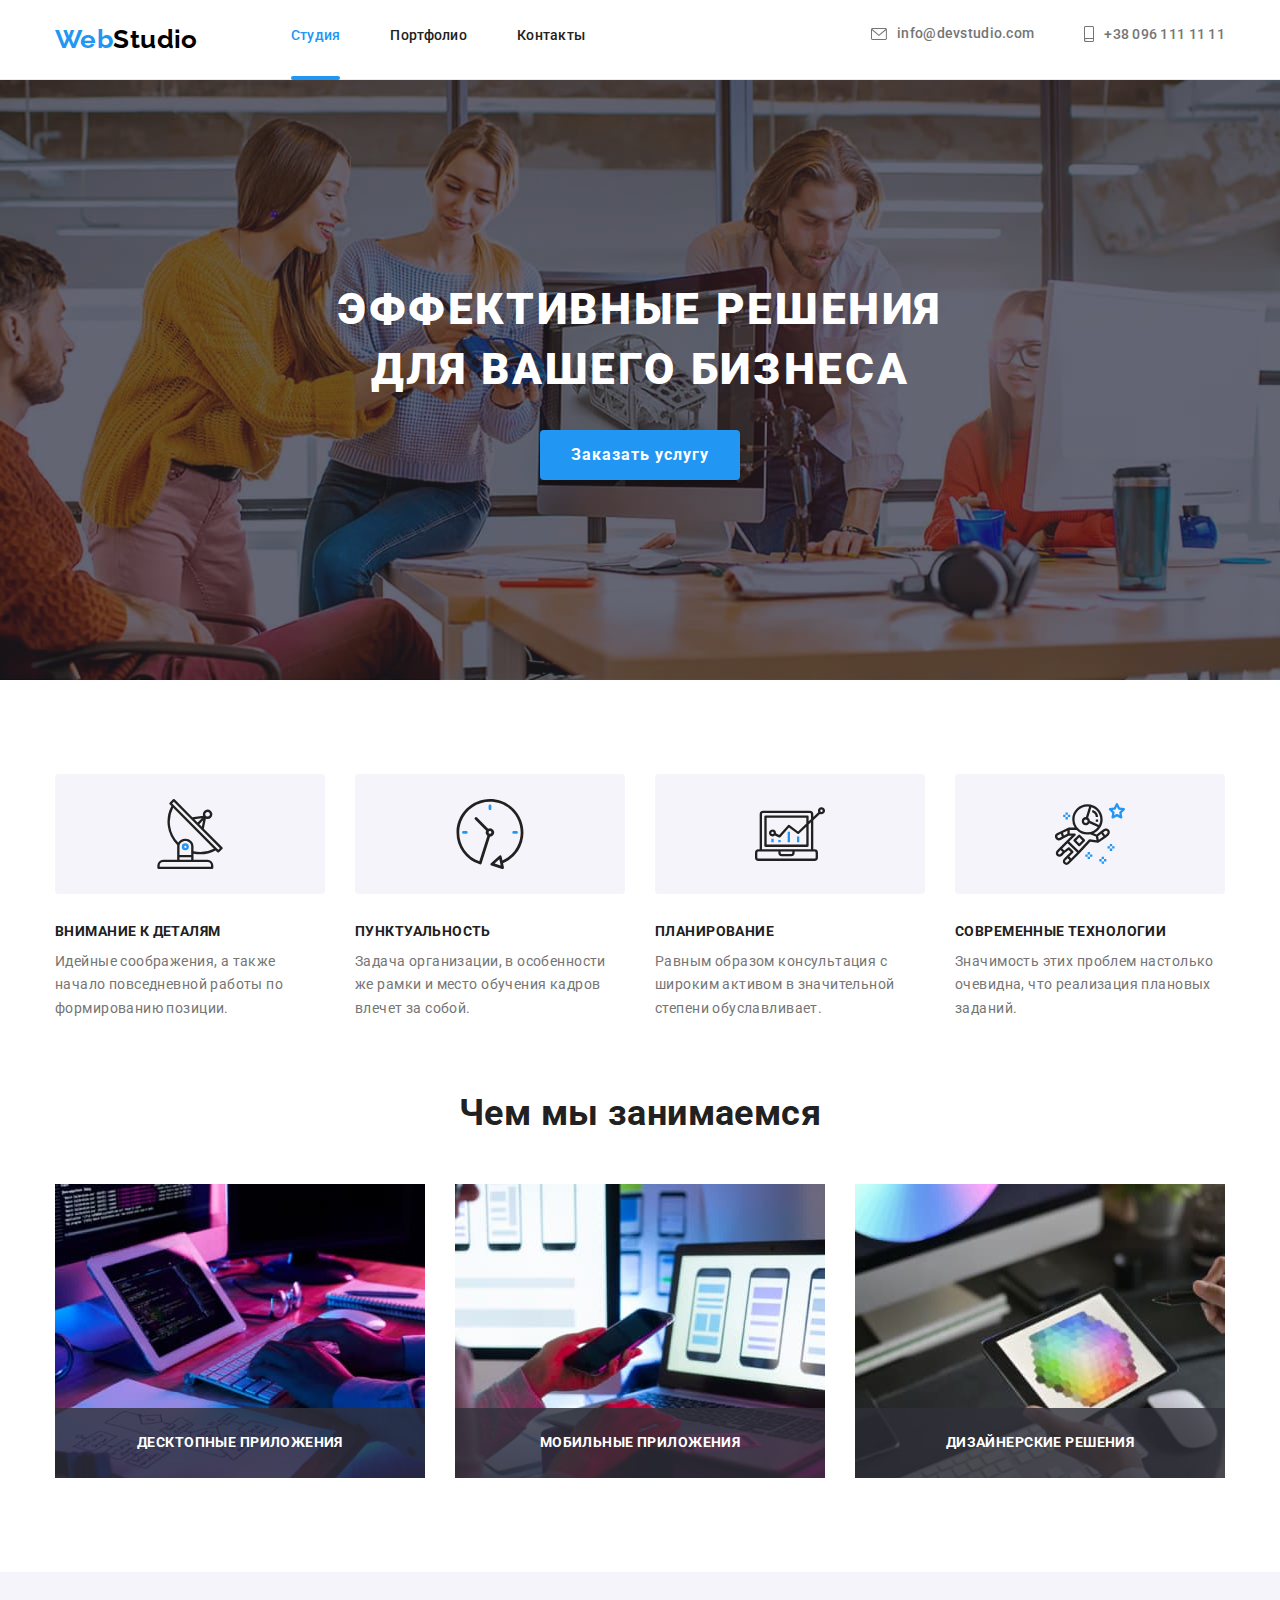
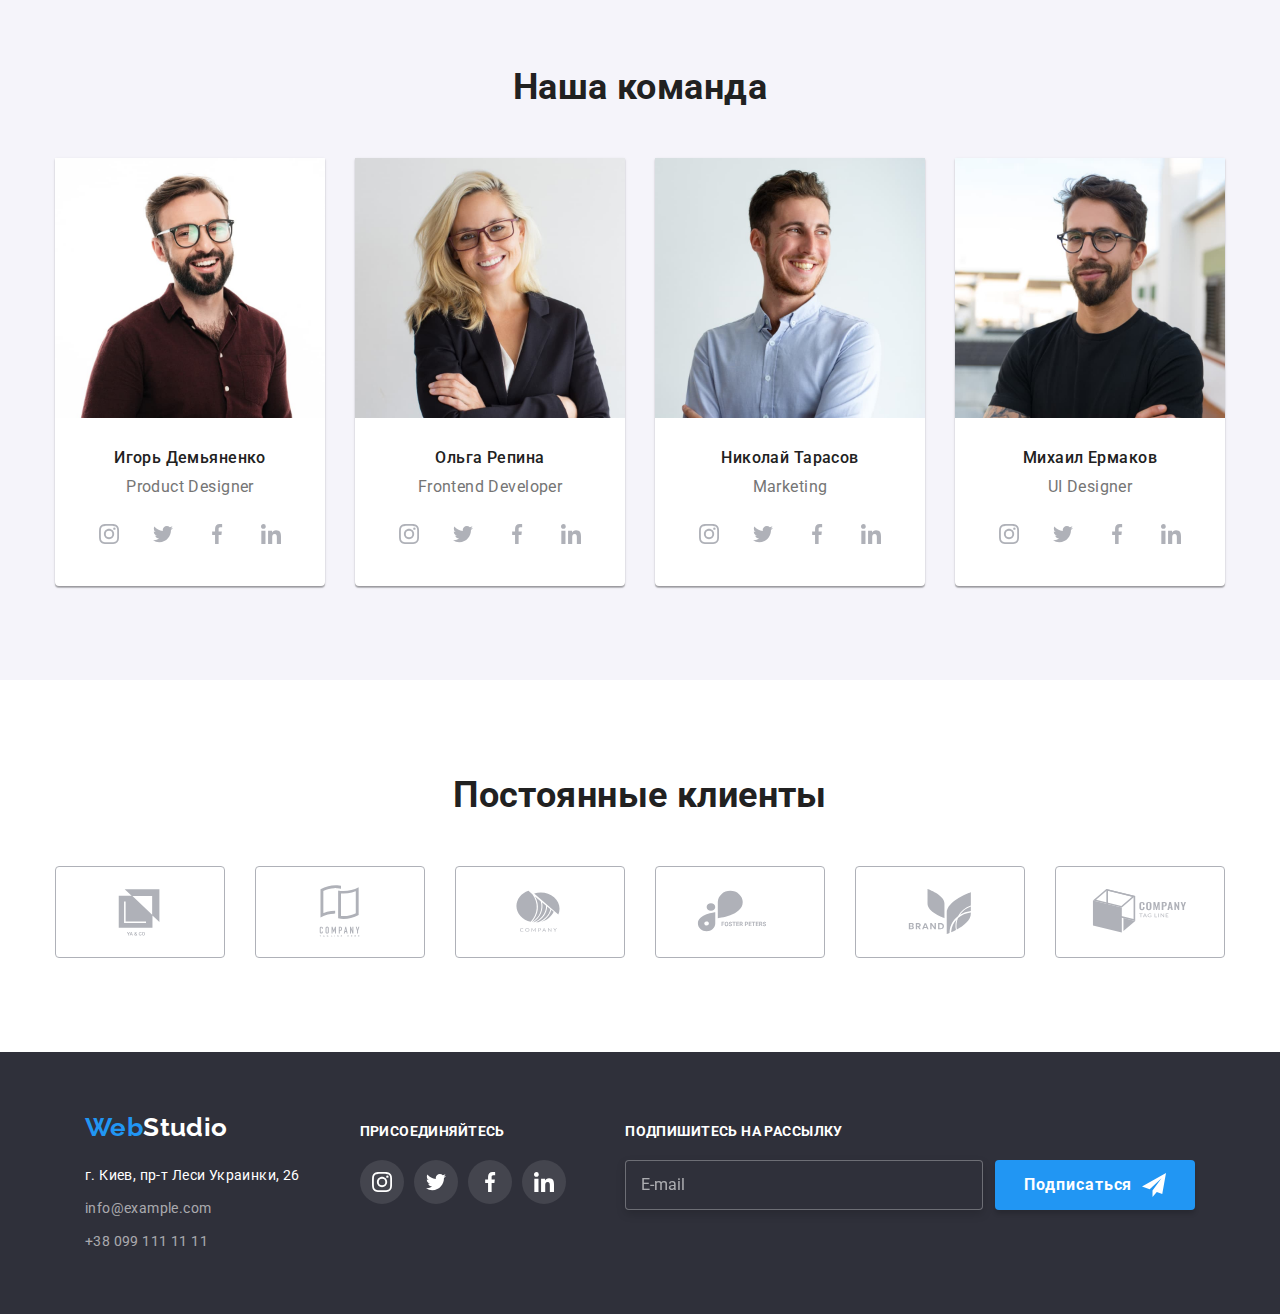
<file: index.html>
<!DOCTYPE html>
<html lang="ru">
  <head>
    <meta charset="UTF-8" />
    <meta http-equiv="X-UA-Compatible" content="IE=edge" />
    <meta name="viewport" content="width=device-width, initial-scale=1.0" />
    <title>Document</title>
    <link rel="preconnect" href="https://fonts.googleapis.com" />
    <link rel="preconnect" href="https://fonts.gstatic.com" crossorigin />
    <link
      href="https://fonts.googleapis.com/css2?family=Raleway:wght@700&family=Roboto:wght@400;500;700;900&display=swap"
      rel="stylesheet"
    />
    <link
      rel="stylesheet"
      href="https://cdn.jsdelivr.net/npm/modern-normalize@1.1.0/modern-normalize.min.css"
    />
    <link rel="stylesheet" href="./css/main.min.css" />
  </head>
  <body>
    <!-- HEADER -->
    <header class="header">
      <div class="header-container container">
        <nav class="top-nav">
          <a class="logo link logo-header" href="./index.html"
            >Web<span class="logo__studio">Studio</span></a
          >
          <ul class="menu list">
            <li class="menu__item">
              <a class="menu__link link menu__link_current" href="./index.html">Студия</a>
            </li>
            <li class="menu__item">
              <a class="menu__link link" href="./portfolio.html">Портфолио</a>
            </li>
            <li class="menu__item">
              <a class="menu__link link" href="">Контакты</a>
            </li>
          </ul>
        </nav>
        <button type="button" class="mobile-menu-open" data-menu-open>
          <svg class="mobile-menu-open__icon" width="24" height="16">
            <use href="./images/icons.svg#burger-icon"></use>
          </svg>
        </button>
        <ul class="contact-list list">
          <li class="contact-list__item">
            <a class="contact-list__link contact-mail" href="mailto:info@devstudio.com"
              ><svg class="contact-icon" width="16" height="12">
                <use href="./images/icons.svg#icon-envelope"></use></svg
              >info@devstudio.com</a
            >
          </li>
          <li class="contact-list__item">
            <a class="contact-list__link contact-phone" href="tel:+380961111111"
              ><svg class="contact-icon" width="10" height="16">
                <use href="./images/icons.svg#icon-smartphone"></use></svg
              >+38 096 111 11 11</a
            >
          </li>
        </ul>
      </div>
      <!-- ========================================MOBILE-MENU=============================== -->
      <div class="mobile-menu" data-menu>
        <div class="container mobile-menu__container">
          <button class="mobile-menu__close-btn" data-menu-close>
            <svg class="mobile-menu__close-icon" width="24" height="24">
              <use href="./images/icons.svg#icon-close-btn-black"></use>
            </svg>
          </button>
          <ul class="mobile-menu__list list">
            <li class="mobile-menu__item">
              <a class="mobile-menu__link link mobile-menu__link_current" href="./index.html"
                >Студия</a
              >
            </li>
            <li class="mobile-menu__item">
              <a class="mobile-menu__link link" href="./portfolio.html">Портфолио</a>
            </li>
            <li class="mobile-menu__item">
              <a class="mobile-menu__link link" href="">Контакты</a>
            </li>
          </ul>
          <ul class="mobile-menu__contact-list list">
            <li class="mobile-menu__contact-list__item">
              <a
                class="mobile-menu__contact-link mobile-menu__contact-phone"
                href="tel:+380961111111"
                >+38 096 111 11 11</a
              >
            </li>
            <li class="mobile-menu__contact-list__item">
              <a
                class="mobile-menu__contact-link mobile-menu__contact-mail"
                href="mailto:info@devstudio.com"
                >info@devstudio.com</a
              >
            </li>
          </ul>
          <ul class="mobile-menu__social-list list">
            <li class="mobile-menu__contact-item">
              <a href="" class="mobile-menu__social-link link">Instagram</a>
            </li>
            <li class="mobile-menu__contact-item">
              <a href="" class="mobile-menu__social-link link">Twitter</a>
            </li>
            <li class="mobile-menu__contact-item">
              <a href="" class="mobile-menu__social-link link">Facebook</a>
            </li>
            <li class="mobile-menu__contact-item">
              <a href="" class="mobile-menu__social-link link">LinkedIn</a>
            </li>
          </ul>
        </div>
      </div>
    </header>
    <main>
      <!--========================================== HERO====================================== -->
      <section class="hero section">
        <div class="container">
          <h1 class="hero-name">Эффективные решения для вашего бизнеса</h1>
          <button class="modal-btn" type="button" data-modal-open>Заказать услугу</button>
        </div>
      </section>
      <!--========================================BENEFITS===================================== -->
      <section class="benefits-section section">
        <div class="container benefits-section__container">
          <h2 class="hidden-name">Почему нас выбирают</h2>
          <ul class="benefits list">
            <li class="benefits__item">
              <div class="benefits__icon-container">
                <svg class="benefits__icon" width="70" height="70">
                  <use href="./images/icons.svg#icon-antenna"></use>
                </svg>
              </div>
              <h3 class="benefits__name">Внимание к деталям</h3>
              <p>
                Идейные соображения, а также начало повседневной работы по формированию позиции.
              </p>
            </li>
            <li class="benefits__item">
              <div class="benefits__icon-container">
                <svg class="benefits__icon" width="70" height="70">
                  <use href="./images/icons.svg#icon-clock"></use>
                </svg>
              </div>
              <h3 class="benefits__name">Пунктуальность</h3>
              <p>
                Задача организации, в особенности же рамки и место обучения кадров влечет за собой.
              </p>
            </li>
            <li class="benefits__item">
              <div class="benefits__icon-container">
                <svg class="benefits__icon" width="70" height="70">
                  <use href="./images/icons.svg#icon-diagram"></use>
                </svg>
              </div>
              <h3 class="benefits__name">Планирование</h3>
              <p>
                Равным образом консультация с широким активом в значительной степени обуславливает.
              </p>
            </li>
            <li class="benefits__item">
              <div class="benefits__icon-container">
                <svg class="benefits__icon" width="70" height="70">
                  <use href="./images/icons.svg#icon-astronaut"></use>
                </svg>
              </div>
              <h3 class="benefits__name">Современные технологии</h3>
              <p>Значимость этих проблем настолько очевидна, что реализация плановых заданий.</p>
            </li>
          </ul>
        </div>
      </section>
      <!-- ==============================================TO-DO-LIST================================ -->
      <section class="to-do-section section">
        <div class="container">
          <h2 class="section-name">Чем мы занимаемся</h2>
          <ul class="to-do-gallery list">
            <li>
              <div class="to-do-gallery__thumb">
                <picture>
                  <source srcset="./images/tasks/box-1.jpg 1x, ./images/tasks/box-1-2x.jpg 2x" />
                  <img
                    src="./images/tasks/box-1.jpg"
                    alt="набор кода на клавиатуре"
                    width="370"
                    height="294"
                  />
                </picture>

                <div>
                  <p class="to-do-gallery__name">Десктопные приложения</p>
                </div>
              </div>
            </li>
            <li>
              <div class="to-do-gallery__thumb">
                <picture>
                  <source srcset="./images/tasks/box-2.jpg 1x, ./images/tasks/box-2-2x.jpg 2x" />
                  <img
                    src="./images/tasks/box-2.jpg"
                    alt="адаптация сайта для смартфонов"
                    width="370"
                    height="294"
                  />
                </picture>

                <div>
                  <p class="to-do-gallery__name">Мобильные приложения</p>
                </div>
              </div>
            </li>
            <li>
              <div class="to-do-gallery__thumb">
                <picture>
                  <source srcset="./images/tasks/box-3.jpg 1x, ./images/tasks/box-3-2x.jpg 2x" />
                  <img
                    src="./images/tasks/box-3.jpg"
                    alt="палитра на планшете"
                    width="370"
                    height="294"
                  />
                </picture>

                <div>
                  <p class="to-do-gallery__name">Дизайнерские решения</p>
                </div>
              </div>
            </li>
          </ul>
        </div>
      </section>
      <!-- =================================================TEAM============================= -->
      <section class="team section">
        <div class="container">
          <h2 class="section-name">Наша команда</h2>
          <ul class="team-list list">
            <li class="team-card">
              <picture>
                <source
                  srcset="
                    ./images/team/igor-demyanenko.jpg    1x,
                    ./images/team/igor-demyanenko-2x.jpg 2x
                  "
                  media="(min-width: 1200px)"
                />
                <source
                  srcset="
                    ./images/team/tablet/igor-demyanenko-tab.jpg    1x,
                    ./images/team/tablet/igor-demyanenko-tab-2x.jpg 2x
                  "
                  media="(min-width: 768px)"
                />
                <source
                  srcset="
                    ./images/team/mobile/igor-demyanenko-mobile.jpg    1x,
                    ./images/team/mobile/igor-demyanenko-mobile-2x.jpg 2x
                  "
                  media="(min-width: 320px)"
                />
                <img src="./images/team/igor-demyanenko.jpg" alt="Игорь Демьяненко" />
              </picture>
              <div class="team-card__info">
                <h3 class="team-card__name">Игорь Демьяненко</h3>
                <p class="team-card__job-titel" lang="en">Product Designer</p>
                <ul class="social-list list">
                  <li>
                    <a href="" class="social-list__link">
                      <svg class="social-list__icon" width="20" height="20">
                        <use href="./images/icons.svg#icon-instagram"></use>
                      </svg>
                    </a>
                  </li>
                  <li>
                    <a href="" class="social-list__link">
                      <svg class="social-list__icon" width="20" height="20">
                        <use href="./images/icons.svg#icon-twitter"></use>
                      </svg>
                    </a>
                  </li>
                  <li>
                    <a href="" class="social-list__link">
                      <svg class="social-list__icon" width="20" height="20">
                        <use href="./images/icons.svg#icon-facebook"></use>
                      </svg>
                    </a>
                  </li>
                  <li>
                    <a href="" class="social-list__link">
                      <svg class="social-list__icon" width="20" height="20">
                        <use href="./images/icons.svg#icon-linkedin"></use>
                      </svg>
                    </a>
                  </li>
                </ul>
              </div>
            </li>
            <li class="team-card">
              <picture>
                <source
                  srcset="./images/team/olga-repina.jpg 1x, ./images/team/olga-repina-2x.jpg 2x"
                  media="(min-width: 1200px)"
                />
                <source
                  srcset="
                    ./images/team/tablet/olga-repina-tab.jpg    1x,
                    ./images/team/tablet/olga-repina-tab-2x.jpg 2x
                  "
                  media="(min-width: 768px)"
                />
                <source
                  srcset="
                    ./images/team/mobile/olga-repina-mobile.jpg    1x,
                    ./images/team/mobile/olga-repina-mobile-2x.jpg 2x
                  "
                  media="(min-width: 320px)"
                />
                <img src="./images/team/olga-repina.jpg" alt="Ольга Репина" />
              </picture>
              <div class="team-card__info">
                <h3 class="team-card__name">Ольга Репина</h3>
                <p class="team-card__job-titel" lang="en">Frontend Developer</p>
                <ul class="social-list list">
                  <li>
                    <a href="" class="social-list__link">
                      <svg class="social-list__icon" width="20" height="20">
                        <use href="./images/icons.svg#icon-instagram"></use>
                      </svg>
                    </a>
                  </li>
                  <li>
                    <a href="" class="social-list__link">
                      <svg class="social-list__icon" width="20" height="20">
                        <use href="./images/icons.svg#icon-twitter"></use>
                      </svg>
                    </a>
                  </li>
                  <li>
                    <a href="" class="social-list__link">
                      <svg class="social-list__icon" width="20" height="20">
                        <use href="./images/icons.svg#icon-facebook"></use>
                      </svg>
                    </a>
                  </li>
                  <li>
                    <a href="" class="social-list__link">
                      <svg class="social-list__icon" width="20" height="20">
                        <use href="./images/icons.svg#icon-linkedin"></use>
                      </svg>
                    </a>
                  </li>
                </ul>
              </div>
            </li>
            <li class="team-card">
              <picture>
                <source
                  srcset="
                    ./images/team/nikolay-tarasov.jpg    1x,
                    ./images/team/nikolay-tarasov-2x.jpg 2x
                  "
                  media="(min-width: 1200px)"
                />
                <source
                  srcset="
                    ./images/team/tablet/nikolay-tarasov-tab.jpg    1x,
                    ./images/team/tablet/nikolay-tarasov-tab-2x.jpg 2x
                  "
                  media="(min-width: 768px)"
                />
                <source
                  srcset="
                    ./images/team/mobile/nikolay-tarasov-mobile.jpg    1x,
                    ./images/team/mobile/nikolay-tarasov-mobile-2x.jpg 2x
                  "
                  media="(min-width: 320px)"
                />
                <img src="./images/team/nikolay-tarasov.jpg" alt="Николай Тарасов" />
              </picture>
              <div class="team-card__info">
                <h3 class="team-card__name">Николай Тарасов</h3>
                <p class="team-card__job-titel" lang="en">Marketing</p>
                <ul class="social-list list">
                  <li>
                    <a href="" class="social-list__link">
                      <svg class="social-list__icon" width="20" height="20">
                        <use href="./images/icons.svg#icon-instagram"></use>
                      </svg>
                    </a>
                  </li>
                  <li>
                    <a href="" class="social-list__link">
                      <svg class="social-list__icon" width="20" height="20">
                        <use href="./images/icons.svg#icon-twitter"></use>
                      </svg>
                    </a>
                  </li>
                  <li>
                    <a href="" class="social-list__link">
                      <svg class="social-list__icon" width="20" height="20">
                        <use href="./images/icons.svg#icon-facebook"></use>
                      </svg>
                    </a>
                  </li>
                  <li>
                    <a href="" class="social-list__link">
                      <svg class="social-list__icon" width="20" height="20">
                        <use href="./images/icons.svg#icon-linkedin"></use>
                      </svg>
                    </a>
                  </li>
                </ul>
              </div>
            </li>
            <li class="team-card">
              <picture>
                <source
                  srcset="
                    ./images/team/mikhail-ermakov.jpg    1x,
                    ./images/team/mikhail-ermakov-2x.jpg 2x
                  "
                  media="(min-width: 1200px)"
                />
                <source
                  srcset="
                    ./images/team/tablet/mikhail-ermakov-tab.jpg    1x,
                    ./images/team/tablet/mikhail-ermakov-tab-2x.jpg 2x
                  "
                  media="(min-width: 768px)"
                />
                <source
                  srcset="
                    ./images/team/mobile/mikhail-ermakov-mobile.jpg    1x,
                    ./images/team/mobile/mikhail-ermakov-mobile-2x.jpg 2x
                  "
                  media="(min-width: 320px)"
                />
                <img src="./images/team/mikhail-ermakov.jpg" alt="Михаил Ермаков" />
              </picture>
              <div class="team-card__info">
                <h3 class="team-card__name">Михаил Ермаков</h3>
                <p class="team-card__job-titel" lang="en">UI Designer</p>
                <ul class="social-list list">
                  <li>
                    <a href="" class="social-list__link">
                      <svg class="social-list__icon" width="20" height="20">
                        <use href="./images/icons.svg#icon-instagram"></use>
                      </svg>
                    </a>
                  </li>
                  <li>
                    <a href="" class="social-list__link">
                      <svg class="social-list__icon" width="20" height="20">
                        <use href="./images/icons.svg#icon-twitter"></use>
                      </svg>
                    </a>
                  </li>
                  <li>
                    <a href="" class="social-list__link">
                      <svg class="social-list__icon" width="20" height="20">
                        <use href="./images/icons.svg#icon-facebook"></use>
                      </svg>
                    </a>
                  </li>
                  <li>
                    <a href="" class="social-list__link">
                      <svg class="social-list__icon" width="20" height="20">
                        <use href="./images/icons.svg#icon-linkedin"></use>
                      </svg>
                    </a>
                  </li>
                </ul>
              </div>
            </li>
          </ul>
        </div>
      </section>
      <!-- ===========================================CLIENTS========================= -->
      <section class="clients section">
        <div class="container">
          <h2 class="section-name">Постоянные клиенты</h2>
          <ul class="clients-logo list">
            <li>
              <a href="" class="clients-logo__link">
                <svg class="clients-logo__icon" width="106" height="60">
                  <use href="./images/icons.svg#icon-Logo-ya-co"></use>
                </svg>
              </a>
            </li>
            <li>
              <a href="" class="clients-logo__link">
                <svg class="clients-logo__icon" width="106" height="60">
                  <use href="./images/icons.svg#icon-Logo-tagline"></use>
                </svg>
              </a>
            </li>
            <li>
              <a href="" class="clients-logo__link">
                <svg class="clients-logo__icon" width="106" height="60">
                  <use href="./images/icons.svg#icon-Logo-company"></use>
                </svg>
              </a>
            </li>
            <li>
              <a href="" class="clients-logo__link">
                <svg class="clients-logo__icon" width="106" height="60">
                  <use href="./images/icons.svg#icon-Logo-foster-peters"></use>
                </svg>
              </a>
            </li>
            <li>
              <a href="" class="clients-logo__link">
                <svg class="clients-logo__icon" width="106" height="60">
                  <use href="./images/icons.svg#icon-Logo-brand"></use>
                </svg>
              </a>
            </li>
            <li>
              <a href="" class="clients-logo__link">
                <svg class="clients-logo__icon" width="106" height="60">
                  <use href="./images/icons.svg#icon-Logo-tag-lines"></use>
                </svg>
              </a>
            </li>
          </ul>
        </div>
      </section>
    </main>
    <!-- FOOTER -->
    <footer class="footer">
      <div class="footer-container container">
        <div class="footer__logo-adress-container">
          <a class="logo footer__logo link" href="./index.html"
            >Web<span class="logo__studio footer">Studio</span></a
          >
          <address class="ws-address">
            <ul class="address list">
              <li class="address__list">
                <a
                  class="address__map link"
                  href="https://goo.gl/maps/7SedMrmF1vH1Pyd48"
                  target="_blank"
                  rel="noopener noreferrer"
                  >г. Киев, пр-т Леси Украинки, 26</a
                >
              </li>
              <li class="address__list">
                <a class="address__mail link" href="mailto:info@example.com">info@example.com</a>
              </li>
              <li class="address__list">
                <a class="address__phone link" href="tel:+380991111111">+38 099 111 11 11</a>
              </li>
            </ul>
          </address>
        </div>
        <div class="footer__benefits-container">
          <h3 class="benefits__name footer-join">присоединяйтесь</h3>
          <ul class="social-list list">
            <li>
              <a href="" class="social-list__link social-list__link_join">
                <svg class="social-list__icon social-list__icon_join" width="20" height="20">
                  <use href="./images/icons.svg#icon-instagram"></use>
                </svg>
              </a>
            </li>
            <li class="social-list-item join">
              <a href="" class="social-list__link social-list__link_join">
                <svg class="social-list__icon social-list__icon_join" width="20" height="20">
                  <use href="./images/icons.svg#icon-twitter"></use>
                </svg>
              </a>
            </li>
            <li class="social-list-item join">
              <a href="" class="social-list__link social-list__link_join">
                <svg class="social-list__icon social-list__icon_join" width="20" height="20">
                  <use href="./images/icons.svg#icon-facebook"></use>
                </svg>
              </a>
            </li>
            <li>
              <a href="" class="social-list__link social-list__link_join">
                <svg class="social-list__icon social-list__icon_join" width="20" height="20">
                  <use href="./images/icons.svg#icon-linkedin"></use>
                </svg>
              </a>
            </li>
          </ul>
        </div>
        <div class="modal-form-cont">
          <h3 class="benefits__name footer-join">Подпишитесь на рассылку</h3>
          <form class="footer-modal-form">
            <input
              type="email"
              name="user_email"
              required
              placeholder="E-mail"
              class="footer-modal-form_input"
            />
            <button type="submit" class="modal-btn modal-btn__footer">
              Подписаться
              <svg class="modal-btn__icon" width="24" height="24">
                <use href="./images/icons.svg#icon-send"></use>
              </svg>
            </button>
          </form>
        </div>
      </div>
    </footer>
    <!-- ===========================BACKDROP========================================== -->
    <div class="backdrop is-hidden" data-modal>
      <div class="modal">
        <button type="button" class="modal-close-btn" data-modal-close>
          <svg class="modal-close-icon" width="18" height="18">
            <use href="./images/icons.svg#icon-close-btn-black"></use>
          </svg>
        </button>
        <p class="modal-form-name">Оставьте свои данные, мы вам перезвоним</p>
        <form class="modal-form">
          <label class="modal-form-field">
            <span class="modal-form-input-name">Имя</span>
            <span class="modal-form-input-container">
              <input
                type="text"
                name="user_name"
                class="modal-form-input"
                required
                pattern="[a-zA-Zа-яА-Я]+"
              />
              <svg class="modal-icon" width="18" height="18">
                <use href="./images/icons.svg#icon-user-name"></use>
              </svg>
            </span>
          </label>
          <label class="modal-form-field">
            <span class="modal-form-input-name">Телефон</span>
            <span class="modal-form-input-container">
              <input
                type="tel"
                name="user_phone"
                class="modal-form-input"
                required
                pattern="[0-9]{3}-[0-9]{3}-[0-9]{2}-[0-9]{2}"
                title="xxx-xxx-xx-xx"
              />
              <svg class="modal-icon" width="18" height="18">
                <use href="./images/icons.svg#icon-user-phone"></use>
              </svg>
            </span>
          </label>
          <label class="modal-form-field">
            <span class="modal-form-input-name">Почта</span>
            <span class="modal-form-input-container">
              <input type="email" name="user_email" class="modal-form-input" required />
              <svg class="modal-icon" width="18" height="18">
                <use href="./images/icons.svg#icon-user-email"></use>
              </svg>
            </span>
          </label>
          <label class="modal-form-field modal-form-textarea">
            <span class="modal-form-input-name">Комментарий</span>
            <textarea
              name="user-message"
              class="modal-form-message"
              placeholder="Введите текст"
            ></textarea>
          </label>
          <label class="modal-form-check-desc">
            <input type="checkbox" name="user_policy" class="modal-form-check hidden-name" />
            <span class="check-box-cont">
              <svg class="icon-check-box" width="16" height="15">
                <use href="./images/icons.svg#icon-check"></use>
              </svg>
              <svg class="check-box-on" width="11" height="8">
                <use href="./images/icons.svg#icon-checked"></use>
              </svg>
            </span>
            Соглашаюсь с рассылкой и принимаю&nbsp;<a href="" class="agreement-link"
              >Условия договора</a
            >
          </label>
          <button type="submit" class="modal-form-submit">Отправить</button>
        </form>
      </div>
    </div>
    <script src="./js/modal.js"></script>
    <script src="./js/mobile-menu.js"></script>
  </body>
</html>
</file>
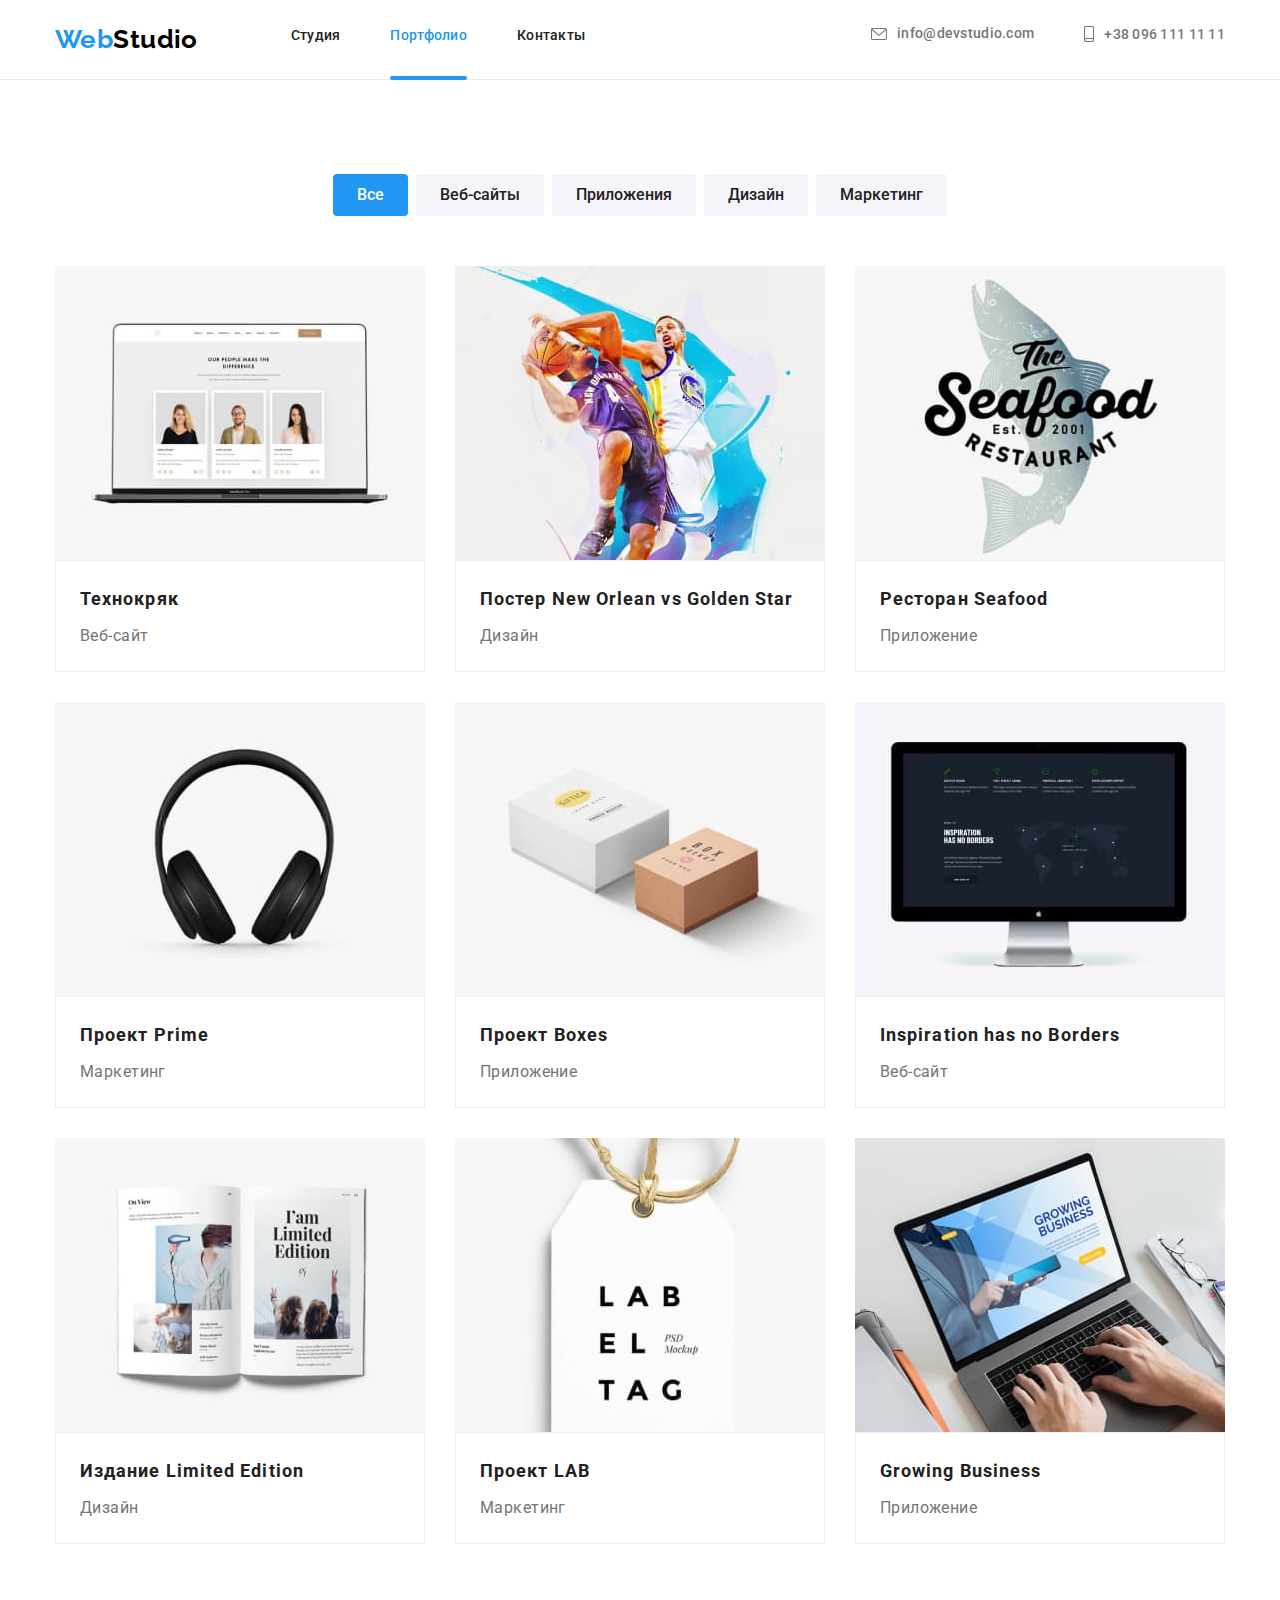
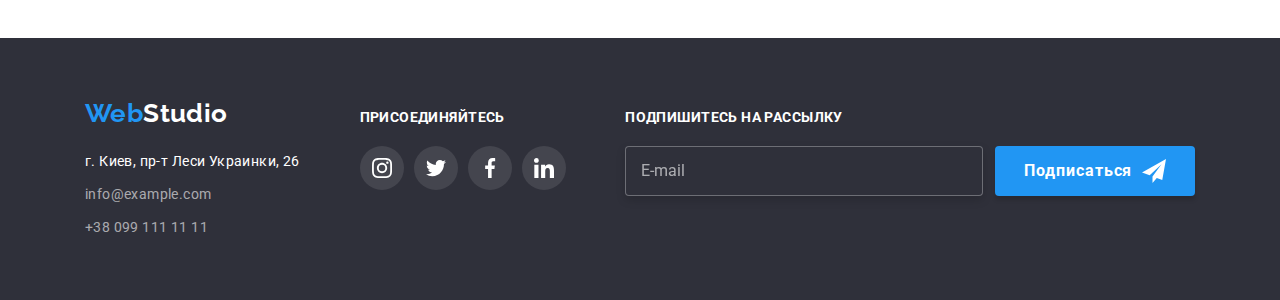
<file: portfolio.html>
<!DOCTYPE html>
<html lang="ru">
  <head>
    <meta charset="UTF-8" />
    <meta http-equiv="X-UA-Compatible" content="IE=edge" />
    <meta name="viewport" content="width=device-width, initial-scale=1.0" />
    <title>Document</title>
    <link rel="preconnect" href="https://fonts.googleapis.com" />
    <link rel="preconnect" href="https://fonts.gstatic.com" crossorigin />
    <link
      href="https://fonts.googleapis.com/css2?family=Raleway:wght@700&family=Roboto:wght@400;500;700;900&display=swap"
      rel="stylesheet"
    />
    <link
      rel="stylesheet"
      href="https://cdn.jsdelivr.net/npm/modern-normalize@1.1.0/modern-normalize.min.css"
    />
    <link rel="stylesheet" href="./css/main.min.css" />
  </head>
  <body>
    <!-- HEADER -->
    <header class="header">
      <div class="header-container container">
        <nav class="top-nav">
          <a class="logo link logo-header" href="./index.html"
            >Web<span class="logo__studio">Studio</span></a
          >
          <ul class="menu list">
            <li class="menu__item">
              <a class="menu__link link" href="./index.html">Студия</a>
            </li>
            <li class="menu__item">
              <a class="menu__link link menu__link_current" href="./portfolio.html">Портфолио</a>
            </li>
            <li class="menu__item">
              <a class="menu__link link" href="">Контакты</a>
            </li>
          </ul>
        </nav>
        <button type="button" class="mobile-menu-open" data-menu-open>
          <svg class="mobile-menu-open__icon" width="24" height="16">
            <use href="./images/icons.svg#burger-icon"></use>
          </svg>
        </button>
        <ul class="contact-list list">
          <li class="contact-list__item">
            <a class="contact-list__link contact-mail" href="mailto:info@devstudio.com"
              ><svg class="contact-icon" width="16" height="12">
                <use href="./images/icons.svg#icon-envelope"></use></svg
              >info@devstudio.com</a
            >
          </li>
          <li class="contact-list__item">
            <a class="contact-list__link contact-phone" href="tel:+380961111111"
              ><svg class="contact-icon" width="10" height="16">
                <use href="./images/icons.svg#icon-smartphone"></use></svg
              >+38 096 111 11 11</a
            >
          </li>
        </ul>
      </div>
      <!-- ========================================MOBILE-MENU=============================== -->
      <div class="mobile-menu" data-menu>
        <div class="container mobile-menu__container">
          <button class="mobile-menu__close-btn" data-menu-close>
            <svg class="mobile-menu__close-icon" width="24" height="24">
              <use href="./images/icons.svg#icon-close-btn-black"></use>
            </svg>
          </button>
          <ul class="mobile-menu__list list">
            <li class="mobile-menu__item">
              <a class="mobile-menu__link link" href="./index.html">Студия</a>
            </li>
            <li class="mobile-menu__item">
              <a class="mobile-menu__link link mobile-menu__link_current" href="./portfolio.html"
                >Портфолио</a
              >
            </li>
            <li class="mobile-menu__item">
              <a class="mobile-menu__link link" href="">Контакты</a>
            </li>
          </ul>
          <ul class="mobile-menu__contact-list list">
            <li class="mobile-menu__contact-list__item">
              <a
                class="mobile-menu__contact-link mobile-menu__contact-phone"
                href="tel:+380961111111"
                >+38 096 111 11 11</a
              >
            </li>
            <li class="mobile-menu__contact-list__item">
              <a
                class="mobile-menu__contact-link mobile-menu__contact-mail"
                href="mailto:info@devstudio.com"
                >info@devstudio.com</a
              >
            </li>
          </ul>
          <ul class="mobile-menu__social-list list">
            <li class="mobile-menu__contact-item">
              <a href="" class="mobile-menu__social-link link">Instagram</a>
            </li>
            <li class="mobile-menu__contact-item">
              <a href="" class="mobile-menu__social-link link">Twitter</a>
            </li>
            <li class="mobile-menu__contact-item">
              <a href="" class="mobile-menu__social-link link">Facebook</a>
            </li>
            <li class="mobile-menu__contact-item">
              <a href="" class="mobile-menu__social-link link">LinkedIn</a>
            </li>
          </ul>
        </div>
      </div>
    </header>
    <main>
      <!-- PORTFOLIO PAGE -->
      <section class="portfolio section">
        <div class="container">
          <h1 class="hidden-name">Портфолио</h1>
          <ul class="filter-btn-list list">
            <li class="filter-button">
              <button class="filter-btn filter-btn__current" type="button">Все</button>
            </li>
            <li class="filter-button">
              <button class="filter-btn" type="button">Веб-сайты</button>
            </li>
            <li class="filter-button">
              <button class="filter-btn" type="button">Приложения</button>
            </li>
            <li class="filter-button">
              <button class="filter-btn" type="button">Дизайн</button>
            </li>
            <li class="filter-button">
              <button class="filter-btn" type="button">Маркетинг</button>
            </li>
          </ul>
          <ul class="projects list">
            <li class="project-card">
              <a href="" class="project-card-link link">
                <div class="thumb-project-card">
                  <picture>
                    <source
                      srcset="
                        ./images/portfolio/desc-pr-1.jpg    1x,
                        ./images/portfolio/desc-pr-1-2x.jpg 2x
                      "
                      media="(min-width: 1200px)"
                    />
                    <source
                      srcset="
                        ./images/portfolio/tablet/tab-pr-1.jpg    1x,
                        ./images/portfolio/tablet/tab-pr-1-2x.jpg 2x
                      "
                      media="(min-width: 768px)"
                    />
                    <source
                      srcset="
                        ./images/portfolio/mobile/mobile-pr-1.jpg    1x,
                        ./images/portfolio/mobile/mobile-pr-1-2x.jpg 2x
                      "
                      media="(min-width: 320px)"
                    />
                    <img src="./images/portfolio/desc-pr-1.jpg" alt="Открыт веб-сайт на ноутбуке" />
                  </picture>
                  <p class="overlay">
                    Ресурс предлагает комплексные предложения с разным уровнем функционала и
                    сервисов. Все это позволит посетителю получить исчерпывающие сведения о компании
                    или частном лице.
                  </p>
                </div>
                <div class="project-name-info">
                  <h2 class="project-name">Технокряк</h2>
                  <p class="project-info first">Веб-сайт</p>
                </div>
              </a>
            </li>
            <li class="project-card">
              <a href="" class="project-card-link link">
                <div class="thumb-project-card">
                  <picture>
                    <source
                      srcset="
                        ./images/portfolio/desc-pr-2.jpg    1x,
                        ./images/portfolio/desc-pr-2-2x.jpg 2x
                      "
                      media="(min-width: 1200px)"
                    />
                    <source
                      srcset="
                        ./images/portfolio/tablet/tab-pr-2.jpg    1x,
                        ./images/portfolio/tablet/tab-pr-2-2x.jpg 2x
                      "
                      media="(min-width: 768px)"
                    />
                    <source
                      srcset="
                        ./images/portfolio/mobile/mobile-pr-2.jpg    1x,
                        ./images/portfolio/mobile/mobile-pr-2-2x.jpg 2x
                      "
                      media="(min-width: 320px)"
                    />
                    <img src="./images/portfolio/desc-pr-2.jpg" alt="Два баскетболиста с мячем" />
                  </picture>
                  <p class="overlay">
                    Ресурс предлагает комплексные предложения с разным уровнем функционала и
                    сервисов. Все это позволит посетителю получить исчерпывающие сведения о компании
                    или частном лице.
                  </p>
                </div>
                <div class="project-name-info">
                  <h2 class="project-name">
                    Постер <span lang="en">New Orlean vs Golden Star</span>
                  </h2>
                  <p class="project-info">Дизайн</p>
                </div>
              </a>
            </li>
            <li class="project-card">
              <a href="" class="project-card-link link">
                <div class="thumb-project-card">
                  <picture>
                    <source
                      srcset="
                        ./images/portfolio/desc-pr-3.jpg    1x,
                        ./images/portfolio/desc-pr-3-2x.jpg 2x
                      "
                      media="(min-width: 1200px)"
                    />
                    <source
                      srcset="
                        ./images/portfolio/tablet/tab-pr-3.jpg    1x,
                        ./images/portfolio/tablet/tab-pr-3-2x.jpg 2x
                      "
                      media="(min-width: 768px)"
                    />
                    <source
                      srcset="
                        ./images/portfolio/mobile/mobile-pr-3.jpg    1x,
                        ./images/portfolio/mobile/mobile-pr-3-2x.jpg 2x
                      "
                      media="(min-width: 320px)"
                    />
                    <img src="./images/portfolio/desc-pr-3.jpg" alt="Логотип рыбного ресторана" />
                  </picture>
                  <p class="overlay">
                    Ресурс предлагает комплексные предложения с разным уровнем функционала и
                    сервисов. Все это позволит посетителю получить исчерпывающие сведения о компании
                    или частном лице.
                  </p>
                </div>
                <div class="project-name-info">
                  <h2 class="project-name">Ресторан <span lang="en">Seafood</span></h2>
                  <p class="project-info">Приложение</p>
                </div>
              </a>
            </li>
            <li class="project-card">
              <a href="" class="project-card-link link">
                <div class="thumb-project-card">
                  <picture>
                    <source
                      srcset="
                        ./images/portfolio/desc-pr-4.jpg    1x,
                        ./images/portfolio/desc-pr-4-2x.jpg 2x
                      "
                      media="(min-width: 1200px)"
                    />
                    <source
                      srcset="
                        ./images/portfolio/tablet/tab-pr-4.jpg    1x,
                        ./images/portfolio/tablet/tab-pr-4-2x.jpg 2x
                      "
                      media="(min-width: 768px)"
                    />
                    <source
                      srcset="
                        ./images/portfolio/mobile/mobile-pr-4.jpg    1x,
                        ./images/portfolio/mobile/mobile-pr-4-2x.jpg 2x
                      "
                      media="(min-width: 320px)"
                    />
                    <img src="./images/portfolio/desc-pr-4.jpg" alt="Накладные аушники" />
                  </picture>
                  <p class="overlay">
                    Ресурс предлагает комплексные предложения с разным уровнем функционала и
                    сервисов. Все это позволит посетителю получить исчерпывающие сведения о компании
                    или частном лице.
                  </p>
                </div>
                <div class="project-name-info">
                  <h2 class="project-name">Проект <span lang="en">Prime</span></h2>
                  <p class="project-info">Маркетинг</p>
                </div>
              </a>
            </li>
            <li class="project-card">
              <a href="" class="project-card-link link">
                <div class="thumb-project-card">
                  <picture>
                    <source
                      srcset="
                        ./images/portfolio/desc-pr-5.jpg    1x,
                        ./images/portfolio/desc-pr-5-2x.jpg 2x
                      "
                      media="(min-width: 1200px)"
                    />
                    <source
                      srcset="
                        ./images/portfolio/tablet/tab-pr-5.jpg    1x,
                        ./images/portfolio/tablet/tab-pr-5-2x.jpg 2x
                      "
                      media="(min-width: 768px)"
                    />
                    <source
                      srcset="
                        ./images/portfolio/mobile/mobile-pr-5.jpg    1x,
                        ./images/portfolio/mobile/mobile-pr-5-2x.jpg 2x
                      "
                      media="(min-width: 320px)"
                    />
                    <img src="./images/portfolio/desc-pr-5.jpg" alt="Две подарочные коробки" />
                  </picture>
                  <p class="overlay">
                    Ресурс предлагает комплексные предложения с разным уровнем функционала и
                    сервисов. Все это позволит посетителю получить исчерпывающие сведения о компании
                    или частном лице.
                  </p>
                </div>
                <div class="project-name-info">
                  <h2 class="project-name">Проект <span lang="en">Boxes</span></h2>
                  <p class="project-info">Приложение</p>
                </div>
              </a>
            </li>
            <li class="project-card">
              <a href="" class="project-card-link link">
                <div class="thumb-project-card">
                  <picture>
                    <source
                      srcset="
                        ./images/portfolio/desc-pr-6.jpg    1x,
                        ./images/portfolio/desc-pr-6-2x.jpg 2x
                      "
                      media="(min-width: 1200px)"
                    />
                    <source
                      srcset="
                        ./images/portfolio/tablet/tab-pr-6.jpg    1x,
                        ./images/portfolio/tablet/tab-pr-6-2x.jpg 2x
                      "
                      media="(min-width: 768px)"
                    />
                    <source
                      srcset="
                        ./images/portfolio/mobile/mobile-pr-6.jpg    1x,
                        ./images/portfolio/mobile/mobile-pr-6-2x.jpg 2x
                      "
                      media="(min-width: 320px)"
                    />
                    <img src="./images/portfolio/desc-pr-6.jpg" alt="Открыт веб-сайт на мониоре" />
                  </picture>
                  <p class="overlay">
                    Ресурс предлагает комплексные предложения с разным уровнем функционала и
                    сервисов. Все это позволит посетителю получить исчерпывающие сведения о компании
                    или частном лице.
                  </p>
                </div>
                <div class="project-name-info">
                  <h2 class="project-name" lang="en">Inspiration has no Borders</h2>
                  <p class="project-info">Веб-сайт</p>
                </div>
              </a>
            </li>
            <li class="project-card">
              <a href="" class="project-card-link link">
                <div class="thumb-project-card">
                  <picture>
                    <source
                      srcset="
                        ./images/portfolio/desc-pr-7.jpg    1x,
                        ./images/portfolio/desc-pr-7-2x.jpg 2x
                      "
                      media="(min-width: 1200px)"
                    />
                    <source
                      srcset="
                        ./images/portfolio/tablet/tab-pr-7.jpg    1x,
                        ./images/portfolio/tablet/tab-pr-7-2x.jpg 2x
                      "
                      media="(min-width: 768px)"
                    />
                    <source
                      srcset="
                        ./images/portfolio/mobile/mobile-pr-7.jpg    1x,
                        ./images/portfolio/mobile/mobile-pr-7-2x.jpg 2x
                      "
                      media="(min-width: 320px)"
                    />
                    <img src="./images/portfolio/desc-pr-7.jpg" alt="Журнал" />
                  </picture>
                  <p class="overlay">
                    Ресурс предлагает комплексные предложения с разным уровнем функционала и
                    сервисов. Все это позволит посетителю получить исчерпывающие сведения о компании
                    или частном лице.
                  </p>
                </div>
                <div class="project-name-info">
                  <h2 class="project-name">Издание <span lang="en">Limited Edition</span></h2>
                  <p class="project-info">Дизайн</p>
                </div>
              </a>
            </li>
            <li class="project-card">
              <a href="" class="project-card-link link">
                <div class="thumb-project-card">
                  <picture>
                    <source
                      srcset="
                        ./images/portfolio/desc-pr-8.jpg    1x,
                        ./images/portfolio/desc-pr-8-2x.jpg 2x
                      "
                      media="(min-width: 1200px)"
                    />
                    <source
                      srcset="
                        ./images/portfolio/tablet/tab-pr-8.jpg    1x,
                        ./images/portfolio/tablet/tab-pr-8-2x.jpg 2x
                      "
                      media="(min-width: 768px)"
                    />
                    <source
                      srcset="
                        ./images/portfolio/mobile/mobile-pr-8.jpg    1x,
                        ./images/portfolio/mobile/mobile-pr-8-2x.jpg 2x
                      "
                      media="(min-width: 320px)"
                    />
                    <img src="./images/portfolio/desc-pr-8.jpg" alt="Бирка" />
                  </picture>
                  <p class="overlay">
                    Ресурс предлагает комплексные предложения с разным уровнем функционала и
                    сервисов. Все это позволит посетителю получить исчерпывающие сведения о компании
                    или частном лице.
                  </p>
                </div>
                <div class="project-name-info">
                  <h2 class="project-name">Проект LAB</h2>
                  <p class="project-info">Маркетинг</p>
                </div>
              </a>
            </li>
            <li class="project-card">
              <a href="" class="project-card-link link">
                <div class="thumb-project-card">
                  <picture>
                    <source
                      srcset="
                        ./images/portfolio/desc-pr-9.jpg    1x,
                        ./images/portfolio/desc-pr-9-2x.jpg 2x
                      "
                      media="(min-width: 1200px)"
                    />
                    <source
                      srcset="
                        ./images/portfolio/tablet/tab-pr-9.jpg    1x,
                        ./images/portfolio/tablet/tab-pr-9-2x.jpg 2x
                      "
                      media="(min-width: 768px)"
                    />
                    <source
                      srcset="
                        ./images/portfolio/mobile/mobile-pr-9.jpg    1x,
                        ./images/portfolio/mobile/mobile-pr-9-2x.jpg 2x
                      "
                      media="(min-width: 320px)"
                    />
                    <img src="./images/portfolio/desc-pr-9.jpg" alt="Набор текста на ноутбуке" />
                  </picture>
                  <p class="overlay">
                    Ресурс предлагает комплексные предложения с разным уровнем функционала и
                    сервисов. Все это позволит посетителю получить исчерпывающие сведения о компании
                    или частном лице.
                  </p>
                </div>
                <div class="project-name-info">
                  <h2 class="project-name" lang="en">Growing Business</h2>
                  <p class="project-info">Приложение</p>
                </div>
              </a>
            </li>
          </ul>
        </div>
      </section>
    </main>
    <!-- FOOTER -->
    <footer class="footer">
      <div class="footer-container container">
        <div class="footer__logo-adress-container">
          <a class="logo footer__logo link" href="./index.html"
            >Web<span class="logo__studio footer">Studio</span></a
          >
          <address class="ws-address">
            <ul class="address list">
              <li class="address__list">
                <a
                  class="address__map link"
                  href="https://goo.gl/maps/7SedMrmF1vH1Pyd48"
                  target="_blank"
                  rel="noopener noreferrer"
                  >г. Киев, пр-т Леси Украинки, 26</a
                >
              </li>
              <li class="address__list">
                <a class="address__mail link" href="mailto:info@example.com">info@example.com</a>
              </li>
              <li class="address__list">
                <a class="address__phone link" href="tel:+380991111111">+38 099 111 11 11</a>
              </li>
            </ul>
          </address>
        </div>
        <div class="footer__benefits-container">
          <h3 class="benefits__name footer-join">присоединяйтесь</h3>
          <ul class="social-list list">
            <li>
              <a href="" class="social-list__link social-list__link_join">
                <svg class="social-list__icon social-list__icon_join" width="20" height="20">
                  <use href="./images/icons.svg#icon-instagram"></use>
                </svg>
              </a>
            </li>
            <li class="social-list-item join">
              <a href="" class="social-list__link social-list__link_join">
                <svg class="social-list__icon social-list__icon_join" width="20" height="20">
                  <use href="./images/icons.svg#icon-twitter"></use>
                </svg>
              </a>
            </li>
            <li class="social-list-item join">
              <a href="" class="social-list__link social-list__link_join">
                <svg class="social-list__icon social-list__icon_join" width="20" height="20">
                  <use href="./images/icons.svg#icon-facebook"></use>
                </svg>
              </a>
            </li>
            <li>
              <a href="" class="social-list__link social-list__link_join">
                <svg class="social-list__icon social-list__icon_join" width="20" height="20">
                  <use href="./images/icons.svg#icon-linkedin"></use>
                </svg>
              </a>
            </li>
          </ul>
        </div>
        <div class="modal-form-cont">
          <h3 class="benefits__name footer-join">Подпишитесь на рассылку</h3>
          <form class="footer-modal-form">
            <input
              type="email"
              name="user_email"
              required
              placeholder="E-mail"
              class="footer-modal-form_input"
            />
            <button type="submit" class="modal-btn modal-btn__footer">
              Подписаться
              <svg class="modal-btn__icon" width="24" height="24">
                <use href="./images/icons.svg#icon-send"></use>
              </svg>
            </button>
          </form>
        </div>
      </div>
    </footer>
    <script src="./js/mobile-menu.js"></script>
  </body>
</html>
</file>
<file: css/main.min.css>
:root{--pimary-color: #757575;--secondary-color: #212121;--accent-color: #2196f3;--primery-white-color: #ffffff;--secondary-white-color: #EEEEEE;--white-color: #f5f4fa;--hero-background-color: #C4C4C4;--footer-background-color: #2F303A;--background-overlay: rgba(33, 150, 243, 0.9);--icons-color: #AFB1B8;--transition-fx: 250ms cubic-bezier(0.4, 0, 0.2, 1);--primary-font: "Roboto", sans-serif;--secondary-font: "Raleway", sans-serif}.hidden-name{position:absolute;width:1px;height:1px;margin:-1px;border:0;padding:0;white-space:nowrap;clip-path:inset(100%);clip:rect(0 0 0 0);overflow:hidden}body{font-family:var(--primary-font);font-size:14px;line-height:1.71;letter-spacing:.03em;background-color:var(--primery-white-color);color:var(--pimary-color)}h1,h2,h3,h4,p{margin-top:0;margin-bottom:0}.list{list-style:none}.link{text-decoration:none}ul,ol{margin-top:0;margin-bottom:0;padding-left:0}img{display:block;max-width:100%;max-height:auto}button{cursor:pointer}@media screen and (min-width: 300px){.section{padding-top:60px;padding-bottom:60px}}@media screen and (min-width: 1200px){.section{padding-top:94px;padding-bottom:94px}}.container{padding-left:15px;padding-right:15px;margin-left:auto;margin-right:auto}@media screen and (min-width: 480px){.container{width:480px}}@media screen and (min-width: 768px){.container{width:768px}}@media screen and (min-width: 1200px){.container{width:1200px}}.modal-btn{height:50px;width:200px;font-weight:700;font-size:16px;line-height:1.88;letter-spacing:.06em;color:var(--primery-white-color);background:var(--accent-color);border-color:rgba(0,0,0,0);box-shadow:0px 4px 4px rgba(0,0,0,.15);border-radius:4px;transition:background var(--transition-fx)}.modal-btn:hover,.modal-btn:focus{background:#188ce8}.filter-btn-list{column-gap:8px;row-gap:15px;flex-wrap:wrap}.filter-btn{background:var(--white-color);color:var(--secondary-color);border-radius:4px;border-color:rgba(0,0,0,0);font-family:"Roboto";font-style:normal;font-weight:500;font-size:16px;line-height:1.62;text-align:center;padding:6px 22px;transition:background-color var(--transition-fx),box-shadow var(--transition-fx),border-radius var(--transition-fx),color var(--transition-fx)}.filter-btn:hover,.filter-btn:focus{background-color:var(--accent-color);box-shadow:0px 3px 1px rgba(0,0,0,.1),0px 1px 2px rgba(0,0,0,.08),0px 2px 2px rgba(0,0,0,.12);border-radius:4px;color:var(--primery-white-color)}.filter-btn__current{background-color:var(--accent-color);color:var(--primery-white-color)}.filter-btn-list{justify-content:center;margin-bottom:50px}.logo{font-family:var(--secondary-font);font-weight:700;font-size:26px;line-height:1.19;color:var(--accent-color)}.logo__studio{color:#000}.logo__studio.footer{color:var(--primery-white-color)}.logo-header{margin-right:93px}.footer__logo{width:145px;height:31px}@media screen and (min-width: 200px){.section-name{font-size:28px;line-height:1.18;text-align:center;color:var(--secondary-color);margin-bottom:50px}}@media screen and (min-width: 200px)and (min-width: 1200px){.section-name{font-size:36px;line-height:1.17}}.social-list{display:flex;justify-content:center;gap:10px}.social-list__link{display:flex;justify-content:center;align-items:center;width:44px;height:44px;border-radius:50%;background-color:var(--primery-white-color);transition:background-color var(--transition-fx)}.social-list__link:hover,.social-list__link:focus{background-color:var(--accent-color)}.social-list__link:hover,.social-list__link:focus{background-color:var(--accent-color)}.social-list__link_join{background:rgba(255,255,255,.1)}.social-list__icon{fill:var(--icons-color);transition:fill var(--transition-fx)}.social-list__link:hover .social-list__icon,.social-list__link:focus .social-list__icon{fill:var(--primery-white-color)}.social-list__icon_join{fill:var(--primery-white-color)}.backdrop{position:fixed;z-index:100;top:0;left:0;width:100%;height:100%;background-color:rgba(0,0,0,.2);transition:opacity var(--transition-fx),visibility var(--transition-fx)}.backdrop.is-hidden{opacity:0;visibility:hidden;pointer-events:none;transform:scale(0)}.modal{position:absolute;top:50%;left:50%;transform:translate(-50%, -50%);width:528px;height:581px;background-color:var(--primery-white-color);padding:40px}.modal-close-btn{position:absolute;top:8px;right:8px;display:flex;justify-content:center;align-items:center;width:30px;height:30px;border-radius:50%;background-color:rgba(0,0,0,0);border:1px solid rgba(0,0,0,.1);padding:0}.modal-close-icon{transition:fill var(--transition-fx)}.modal-close-btn:hover .modal-close-icon,.modal-close-btn:focus .modal-close-icon{fill:var(--accent-color)}.modal-form-name{font-weight:700;font-size:20px;line-height:1.15;text-align:center;margin-bottom:12px;color:var(--secondary-color)}@media screen and (max-width: 1199px){.modal{width:450px;height:609px}.modal-form{font-size:12px;line-height:1.16}}@media screen and (max-width: 460px){.modal{width:384px;height:auto}}@media screen and (max-width: 400px){.modal{width:350px;height:auto}}@media screen and (max-width: 380px){.modal{width:300px;height:auto}}@media screen and (max-width: 320px){.modal{width:auto;height:auto}}.modal-form{display:flex;flex-direction:column}.modal-form-field{margin-bottom:10px}.modal-form-textarea{margin-bottom:20px}.modal-form-input{width:100%;height:40px;padding-left:42px;font-size:16px;border:1px solid rgba(33,33,33,.2);border-radius:4px;transition:border-color var(--transition-fx)}.modal-form-input-name{display:block;font-size:12px;line-height:1.17;letter-spacing:.01em;margin-bottom:4px;color:var(--pimary-color)}.modal-form-input-container{display:block;position:relative}.modal-form-input:focus{outline:none;border-color:var(--accent-color)}.modal-form-message{display:block;resize:none;width:100%;height:120px;border:1px solid rgba(33,33,33,.2);border-radius:4px;padding:12px 16px;font-size:16px;transition:border-color var(--transition-fx)}.modal-form-message::placeholder{font-size:14px;line-height:1.14;letter-spacing:.01em;color:rgba(117,117,117,.5)}.modal-form-message:focus{outline:none;border-color:var(--accent-color)}.modal-form-submit{height:50px;width:200px;align-self:center;font-weight:700;font-size:16px;line-height:1.88;letter-spacing:.06em;color:var(--primery-white-color);background:var(--accent-color);border-color:rgba(0,0,0,0);box-shadow:0px 4px 4px rgba(0,0,0,.15);border-radius:4px;transition:background var(--transition-fx)}.modal-form-submit:hover,.modal-form-submit:focus{background:#188ce8}.modal-icon{position:absolute;top:50%;left:12px;transform:translateY(-50%);transition:fill var(--transition-fx)}.modal-form-input:focus+.modal-icon{fill:var(--accent-color)}.check-box-cont{position:relative;display:flex;width:16px;height:15px;border-radius:2px;cursor:pointer;margin-right:8px;transition:background-color var(--transition-fx)}.modal-form-check:checked+.check-box-cont{border:rgba(0,0,0,0);background-color:var(--accent-color)}.check-box-on{position:absolute;left:50%;top:50%;transform:translate(-50%, -50%);opacity:0;transition:opacity var(--transition-fx)}.modal-form-check:checked+.check-box-cont .check-box-on{opacity:1}.icon-check-box{fill:var(--secondary-color);transition:fill var(--transition-fx)}.modal-form-check:checked+.check-box-cont .icon-check-box{opacity:0}.modal-form-check:focus+.check-box-cont .icon-check-box{fill:var(--accent-color)}.modal-form-check-desc{display:flex;justify-content:center;align-items:center;margin-bottom:30px;color:var(--pimary-color)}.agreement-link{color:var(--accent-color)}@media screen and (max-width: 767px){.mobile-menu{position:fixed;width:100%;height:100%;z-index:1000;top:0;left:0;background-color:var(--primery-white-color);opacity:0;visibility:hidden;pointer-events:none;transition:opacity var(--transition-fx),visibility var(--transition-fx)}.mobile-menu.is-open{opacity:1;visibility:visible;pointer-events:auto}.mobile-menu__container{position:relative;padding:48px 25px}.mobile-menu__close-btn{position:absolute;top:24px;right:24px;display:inline-flex;justify-content:center;align-items:center;border:none;background-color:rgba(0,0,0,0);padding:0;line-height:0}.mobile-menu__close-icon{transition:fill var(--transition-fx)}.mobile-menu__close-btn:hover .mobile-menu__close-icon,.mobile-menu__close-btn:focus .mobile-menu__close-icon{fill:var(--accent-color)}.mobile-menu__item:not(:last-child),.mobile-menu__contact-list__item:not(:last-child){margin-bottom:32px}.mobile-menu__link{font-weight:500;font-size:40px;line-height:1.18;letter-spacing:.02em;transition:color var(--transition-fx);color:var(--secondary-color);margin-bottom:28px}.mobile-menu__link:hover,.mobile-menu__link:focus{color:var(--accent-color)}.mobile-menu__link.mobile-menu__link_current{color:var(--accent-color)}.mobile-menu__contact-list{margin-top:302px;margin-bottom:64px}.mobile-menu__contact-link{text-decoration:none;font-weight:500;font-size:34px;line-height:1.18;letter-spacing:.02em;color:var(--pimary-color)}.mobile-menu__contact-phone{color:var(--accent-color)}.mobile-menu__contact-mail{font-weight:500;font-size:24px;line-height:1.17}.mobile-menu__social-list{display:flex}.mobile-menu__contact-item{margin-right:20px}.mobile-menu__social-link{position:relative;font-weight:500;font-size:18px;line-height:1.22;letter-spacing:.02em;color:var(--accent-color)}.mobile-menu__social-link::after{display:block;position:absolute;content:"";width:22px;height:0px;border:1px solid rgba(33,33,33,.2);transform:rotate(90deg);top:10px;left:100%}}@media screen and (max-width: 400px){.mobile-menu__contact-phone{font-size:28px}.mobile-menu__social-link{font-size:14px}}@media screen and (max-width: 335px){.mobile-menu__contact-phone{font-size:24px}.mobile-menu__social-link{font-size:12px}}@media screen and (min-width: 768px){.mobile-menu{display:none}}@media screen and (max-width: 767px){.menu,.contact-list{display:none}.header-container{display:flex;align-items:center;justify-content:space-between}.header{padding-top:16px;padding-bottom:16px}.mobile-menu-open{border:none;display:inline-flex;justify-content:center;align-items:center;background-color:rgba(0,0,0,0);padding:12px 8px;line-height:0}.mobile-menu-open__icon{transition:fill var(--transition-fx)}.mobile-menu-open:hover .mobile-menu-open__icon,.mobile-menu-open:focus .mobile-menu-open__icon{fill:var(--accent-color)}}@media screen and (min-width: 768px){.mobile-menu-open{display:none}.top-nav,.menu,.contact-list{display:flex}.header{padding-top:26px;padding-bottom:26px;border-bottom:1px solid #ececec}.header-container{display:flex;align-items:center;justify-content:space-between}.menu__item:not(:last-child){margin-right:50px}.menu__link{position:relative;font-weight:500;line-height:1.14;letter-spacing:.02em;transition:color var(--transition-fx);color:var(--secondary-color);margin-bottom:28px}.menu__link:hover,.menu__link:focus{color:var(--accent-color)}.menu__link.menu__link_current{color:var(--accent-color)}.menu__link.menu__link_current::after{display:block;position:absolute;content:"";width:100%;height:4px;background-color:var(--accent-color);border-radius:2px;margin-top:28px}.contact-list{display:flex;flex-direction:column}.contact-list__link{display:flex;align-items:center;transition:color var(--transition-fx);text-decoration:none;font-weight:500;line-height:1.14;letter-spacing:.02em;color:var(--pimary-color)}.contact-list__link:hover,.contact-list__link:focus{color:var(--accent-color)}.contact-icon{margin-right:10px;fill:currentColor}.contact-list__item:not(:last-child){margin-bottom:10px}}@media screen and (min-width: 1200px){.header{padding-top:24px;padding-bottom:24px}.contact-list{flex-direction:initial}.contact-list__item:not(:last-child){margin-right:50px}}.hero{background-size:cover;background-position:center;background-repeat:no-repeat;background-color:var(--hero-background-color);background-image:linear-gradient(to right, rgba(47, 48, 58, 0.4), rgba(47, 48, 58, 0.4)),url(../images/mobile-hero-bkg.jpg);padding-top:118px;padding-bottom:118px;margin:0 auto;text-align:center}.hero-name{font-weight:900;font-size:26px;line-height:1.61;text-align:center;letter-spacing:.06em;margin-left:auto;margin-right:auto;margin-bottom:30px;text-transform:uppercase;color:var(--primery-white-color)}@media screen and (min-device-pixel-ratio: 2)and (max-width: 767px),screen and (min-resolution: 192dpi)and (max-width: 767px),screen and (max-resolution: 2dppx)and (min-width: 767px){.hero{background-image:linear-gradient(to right, rgba(47, 48, 58, 0.4), rgba(47, 48, 58, 0.4)),url(../images/mobile-hero-bkg-2x.jpg)}}@media screen and (min-width: 768px){.hero{background-image:linear-gradient(to right, rgba(47, 48, 58, 0.4), rgba(47, 48, 58, 0.4)),url(../images/tablet-hero-bkg.jpg);max-width:1199px}.hero-name{width:360px}}@media screen and (min-device-pixel-ratio: 2)and (min-width: 768px),screen and (min-resolution: 192dpi)and (min-width: 768px),screen and (min-resolution: 2dppx)and (min-width: 768px){.hero{background-image:linear-gradient(to right, rgba(47, 48, 58, 0.4), rgba(47, 48, 58, 0.4)),url(../images/tablet-hero-bkg-2x.jpg)}}@media screen and (min-width: 1200px){.hero{background-image:linear-gradient(to right, rgba(47, 48, 58, 0.4), rgba(47, 48, 58, 0.4)),url(../images/hero-bkg.jpg);padding-top:200px;padding-bottom:200px;max-width:1600px}.hero-name{font-size:44px;line-height:1.36;width:696px}}@media screen and (min-device-pixel-ratio: 2)and (min-width: 1200px),screen and (min-resolution: 192dpi)and (min-width: 1200px),screen and (min-resolution: 2dppx)and (min-width: 1200px){.hero{background-image:linear-gradient(to right, rgba(47, 48, 58, 0.4), rgba(47, 48, 58, 0.4)),url(../images/hero-bkg-2x.jpg)}}.benefits__name{font-size:14px;line-height:1.14;text-transform:uppercase;text-align:center;color:var(--secondary-color);margin-bottom:10px}.benefits{display:flex;flex-direction:column;gap:30px;width:100%}.benefits__icon-container{display:flex;justify-content:center;align-items:center;width:100%;height:120px;background:var(--white-color);border-radius:4px;margin-bottom:30px}@media screen and (min-width: 768px){.benefits__name{text-align:unset}.benefits{flex-direction:initial;flex-wrap:wrap}.benefits__item{width:354px;height:224px}.benefits__icon-container{height:120px}}@media screen and (min-width: 1200px){.benefits{flex-wrap:initial}.benefits__item{width:270px}.benefits__icon-container{width:270px;height:120px}}@media screen and (max-width: 1199px){.to-do-section{display:none}}@media screen and (min-width: 1200px){.to-do-section{padding-top:0}.to-do-gallery{display:flex;gap:30px}.to-do-gallery__thumb{position:relative}.to-do-gallery__name{display:flex;justify-content:center;align-items:center;position:absolute;bottom:0;left:0;width:100%;height:70px;font-weight:700;font-size:14px;line-height:1.14;text-transform:uppercase;color:var(--primery-white-color);background-color:rgba(47,48,58,.8)}}.team{background:var(--white-color)}.team-card{max-width:450px}.team-list{display:flex;flex-direction:column;gap:30px}.team-card{background:var(--primery-white-color);box-shadow:0px 1px 3px rgba(0,0,0,.12),0px 1px 1px rgba(0,0,0,.14),0px 2px 1px rgba(0,0,0,.2);border-radius:0px 0px 4px 4px}.team-card__name{font-weight:500;font-size:16px;line-height:1.19;text-align:center;color:var(--secondary-color);margin-bottom:10px}.team-card__job-titel{font-size:16px;line-height:1.19;text-align:center;margin-bottom:16px}.team-card__info{padding-top:30px;padding-bottom:30px}@media screen and (min-width: 768px){.team-list{flex-direction:initial;flex-wrap:wrap}.team-card{width:350px}}@media screen and (min-width: 1200px){.team-list{flex-wrap:nowrap}.team-card{width:270px}}.clients-logo{display:flex;justify-content:center;gap:30px;flex-wrap:wrap}.clients-logo__link{display:flex;justify-content:center;align-items:center;width:auto;height:92px;border:1px solid var(--icons-color);border-radius:4px;transition:border var(--transition-fx)}.clients-logo__link:hover,.clients-logo__link:focus{border:1px solid var(--accent-color)}.clients-logo__link:hover .clients-logo__icon,.clients-logo__link:focus .clients-logo__icon{fill:var(--accent-color)}.clients-logo__icon{fill:var(--icons-color);transition:fill var(--transition-fx)}@media screen and (min-width: 400px){.clients-logo__link{width:170px}}@media screen and (min-width: 480px){.clients-logo__link{width:210px}}@media screen and (min-width: 768px){.clients-logo__link{width:226px}}@media screen and (min-width: 1200px){.clients-logo__link{width:170px}}.footer{padding-top:60px;padding-bottom:60px;background:var(--footer-background-color)}.footer-container{display:flex;align-items:baseline;justify-content:space-around}.benefits__name.footer-join{color:var(--primery-white-color);margin-bottom:20px}.footer-modal-form{display:flex}.footer-modal-form_input{width:auto;height:50px;padding-left:15px;border:1px solid rgba(255,255,255,.3);filter:drop-shadow(0px 4px 4px rgba(0, 0, 0, 0.15));border-radius:4px;background-color:var(--footer-background-color);color:var(--primery-white-color)}.footer-modal-form_input::placeholder{font-size:16px;line-height:1.25;color:rgba(255,255,255,.6)}.modal-btn__footer{display:inline-flex;justify-content:center;align-items:center;margin-left:12px}.modal-form-btn-footer:hover,.modal-form-btn-footer:focus{background:#188ce8}.modal-btn__icon{margin-left:10px}.address__map,.address .address__mail,.address .address__phone{font-style:normal;color:var(--primery-white-color)}.address .address__mail,.address .address__phone{color:rgba(255,255,255,.6);transition:color var(--transition-fx)}.address .address__mail:hover,.address .address__mail:focus,.address .address__phone:hover,.address .address__phone:focus{color:var(--accent-color)}.address .address__phone:hover,.address .address__phone:focus{color:var(--accent-color)}.ws-address{margin-top:20px}.address__list:not(:last-child){margin-bottom:9px}@media screen and (min-width: 325px){.footer-modal-form_input{width:300px}}@media screen and (min-width: 380px){.footer-modal-form_input{width:358px}}@media screen and (max-width: 1199px){.footer-container:last-child{flex-wrap:wrap}.footer-modal-form{flex-direction:column;align-items:center}.footer-modal-form .footer-modal-form_input{margin-bottom:20px}.footer__logo{display:inline-block}.footer__logo-adress-container{display:flex;flex-direction:column;align-items:center}.address.list{text-align:center}.footer-join{text-align:center}.modal-form-cont{margin-left:auto;margin-right:auto}}@media screen and (min-width: 768px)and (max-width: 1199px){.modal-form-cont{margin-top:60px}.footer-container{justify-content:space-between}.footer_input{width:358px}}@media screen and (max-width: 767px){.footer-container{flex-direction:column;align-items:center}.footer__logo{display:inline-block}.footer__logo-adress-container{display:flex;flex-direction:column;align-items:center;margin-bottom:60px}.address.list{text-align:center}.footer__benefits-container{margin-bottom:60px}.footer-modal-form{flex-direction:column;align-items:center}.footer-modal-form .footer-modal-form_input{margin-bottom:20px}}.filter-btn-list,.projects{display:flex}.filter-btn-list{justify-content:unset}.projects{flex-wrap:wrap;flex-direction:column;gap:30px}.project-card{flex-basis:calc((100% - 60px)/2);background-color:var(--primery-white-color)}.project-card-link{display:block;height:100%;transition:box-shadow var(--transition-fx)}.project-card-link:hover,.project-card-link:focus{box-shadow:0px 1px 1px rgba(0,0,0,.12),0px 4px 4px rgba(0,0,0,.06),1px 4px 6px rgba(0,0,0,.16)}.project-name{font-size:18px;line-height:2;letter-spacing:.06em;color:var(--secondary-color);margin-bottom:4px}.project-name-info{border:1px solid var(--secondary-white-color);padding:20px 24px}.project-info{color:var(--pimary-color);font-size:16px;line-height:1.88}.thumb-project-card{position:relative;overflow:hidden}.overlay{position:absolute;left:0;top:0;width:100%;height:100%;overflow:auto;transform:translate(0, 101%);transition:transform var(--transition-fx);font-size:18px;line-height:1.56;padding:63px 24px;color:var(--primery-white-color);background-color:var(--background-overlay)}.project-card-link:hover .overlay,.project-card-link:focus .overlay{transform:translate(0, 0)}@media screen and (min-width: 767px){.filter-btn-list{flex-wrap:nowrap;justify-content:center}.projects{flex-direction:unset}}@media screen and (min-width: 767px)and (max-width: 1199px){.project-info.first{padding-bottom:35px}}@media screen and (min-width: 1200px){.project-card{flex-basis:calc((100% - 60px)/3)}}/*# sourceMappingURL=main.min.css.map */
</file>
